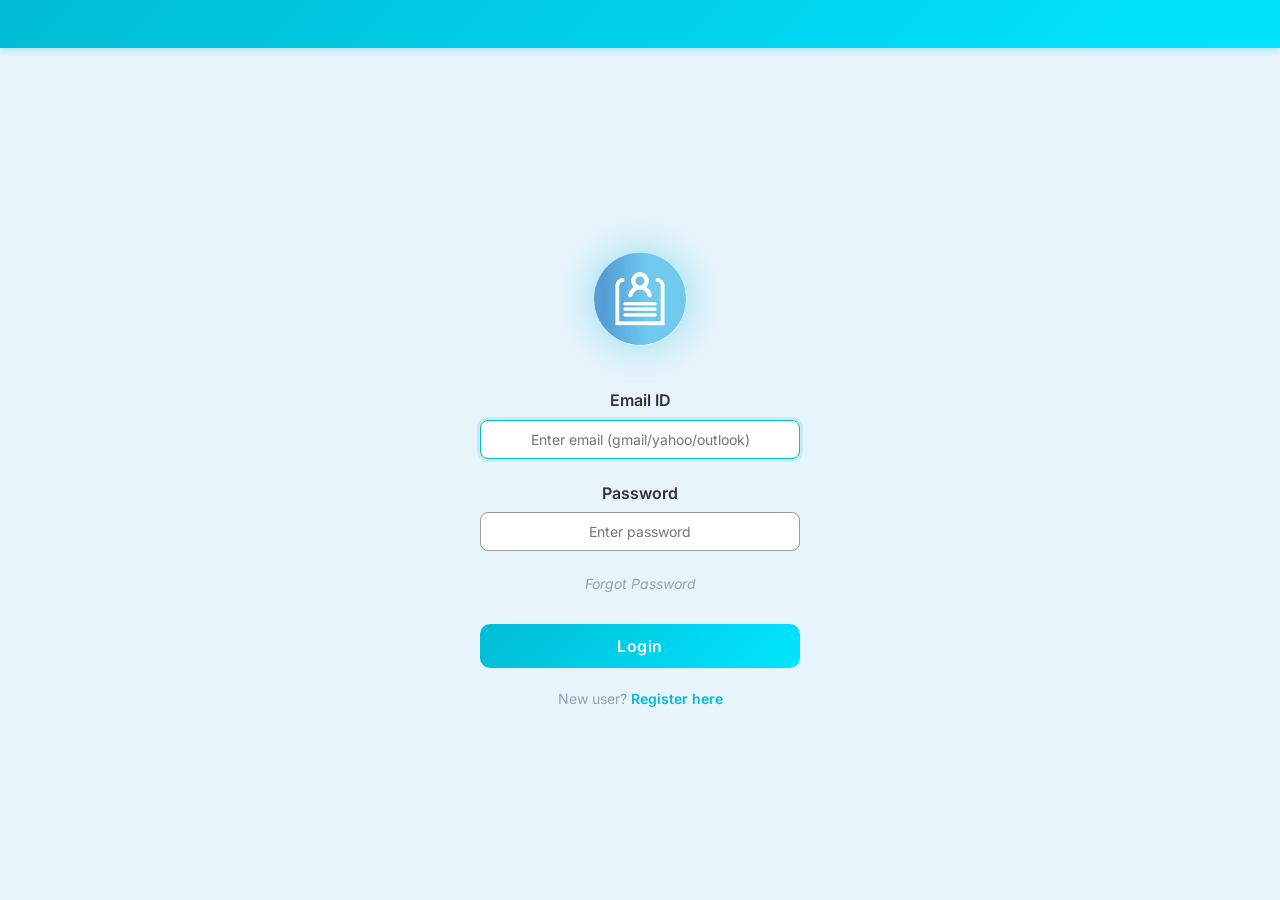
<file: index.html>
<!DOCTYPE html> 
<html lang="en"> 

<head> 
    <meta charset="UTF-8"> 
    <meta name="viewport" content="width=device-width, initial-scale=1.0"> 
    <meta name="description" content="Employee Portal - Login to access the employee management system"> 
    <title>Employee Portal - Login</title> 
    <link rel="stylesheet" href="css/common.css"> 
    <link rel="stylesheet" href="css/login.css"> 
</head> 

<body> 
    <div class="page-wrapper"> 
        <div class="header-bar"></div> 

        <div class="login-container"> 
            <div class="login-card"> 
                <img src="images/logo.png" alt="Employee Portal Logo" class="login-logo" id="login-logo"> 

                <div class="form-group"> 
                    <label for="email-id">Email ID</label> 
                    <input type="email" class="form-input" id="email-id" placeholder="Enter email (gmail/yahoo/outlook)" autocomplete="email"> 
                    <div class="error-message" id="email-error"></div> 
                </div> 

                <div class="form-group"> 
                    <label for="password">Password</label> 
                    <input type="password" class="form-input" id="password" placeholder="Enter password" autocomplete="current-password"> 
                    <div class="error-message" id="password-error"></div> 
                </div> 

                <a href="pages/forgot-password.html" class="forgot-link" id="forgot-password-link">Forgot Password</a> 

                <div class="error-message" id="login-error">Invalid username or password. Please check and re-enter.</div> 

                <button class="btn btn-primary login-btn" id="login-btn">Login</button> 

                <div class="register-link-container"> 
                    <span>New user? </span> 
                    <a href="pages/register.html" class="register-link">Register here</a> 
                </div> 
            </div> 
        </div> 
    </div> 
    <script src="src/common.js?v=2"></script> 
    <script src="src/login.js?v=2"></script> 
</body> 
</html>
</file>
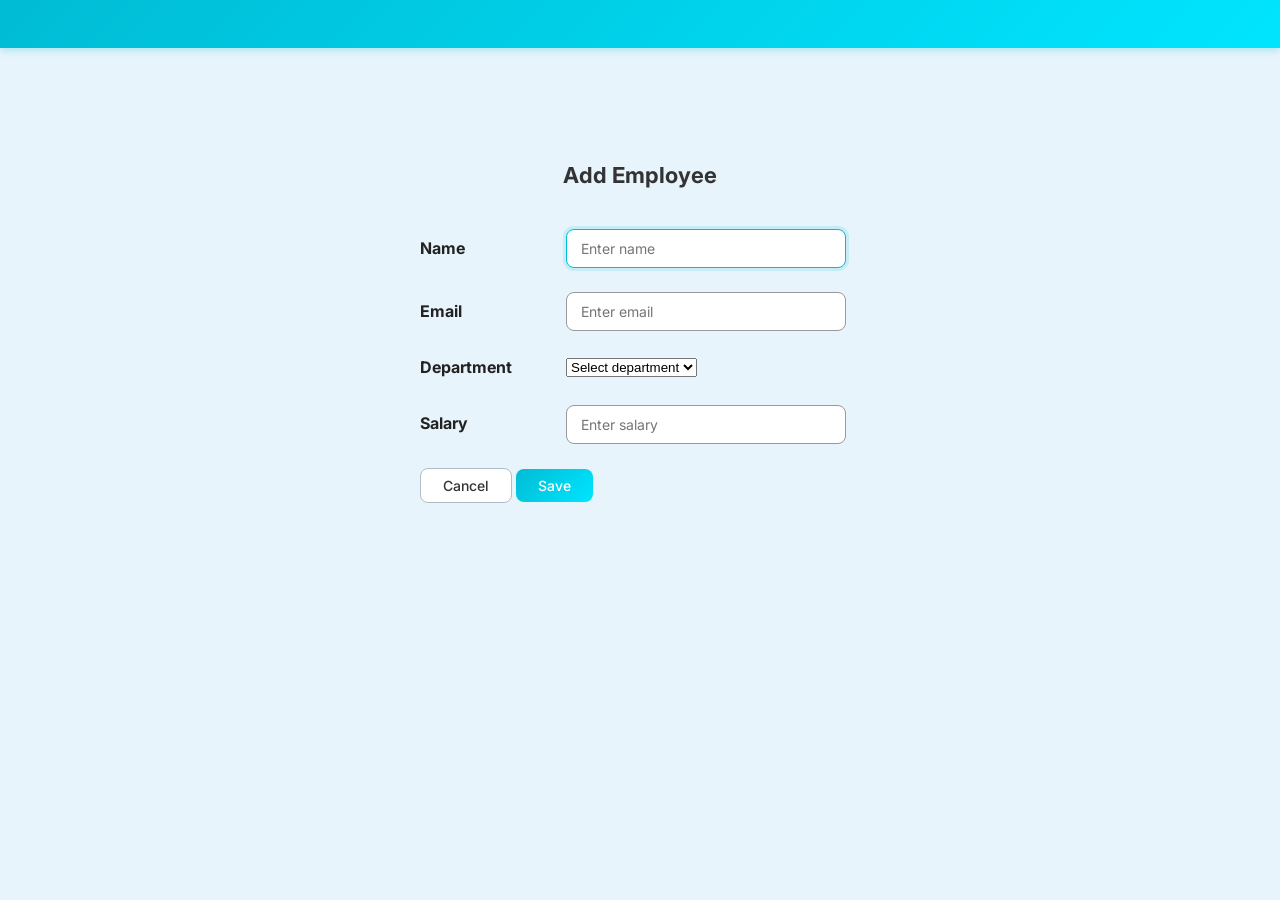
<file: add-record.html>
<!DOCTYPE html>
<html lang="en">
    <head>
        <meta charset="UTF-8">
        <meta name="viewport" content="width=device-width, initial-scale=1.0">
        <title>Employee Record</title>
        <link rel="stylesheet" href="../css/common.css">
        <link rel="stylesheet" href="../css/addRecord.css">
    </head>
    <body>
        <div class="page-wrapper">
            <div class="header-bar"></div>
            <div class="record-container">
                <div class="record-card fade-in">
                    <h2 id="form-title">Add Employee</h2>

                    <div class="form-group horizontal">
                        <label for="emp-name">Name</label>
                        <input type="text" class="form-input" id="emp-name" placeholder="Enter name">
                    </div>

                    <div class="form-group horizontal">
                        <label for="emp-email">Email</label>
                        <input type="email" class="form-input" id="emp-email" placeholder="Enter email">
                    </div>

                    <div class="form-group horizontal">
                        <label for="emp-dept">Department</label>
                        <select clas="form-select" id="emp-dept">
                            <option value="" disabled selected>Select department</option>
                            <option value="Engineering">Engineering</option>
                            <option value="Marketing">Marketing</option>
                            <option value="HR">HR</option>
                            <option value="Finance">Finance</option>
                        </select>
                    </div>

                    <div class="form-group horizontal">
                        <label for="emp-salary">Salary</label>
                        <input type="text" class="form-input" id="emp-salary" placeholder="Enter salary">
                    </div>

                    <div class="error-message" id="record-error"></div>

                    <div class="record-action">
                        <button class="btn" id="cancel-btn">Cancel</button>
                        <button class="btn btn-primary" id="save-btn">Save</button>
                    </div>

                </div>
            </div>
        </div>
        <script src="../src/common.js"></script>
        <script src="../src/add-record.js"></script>
    </body>
</html>
</file>
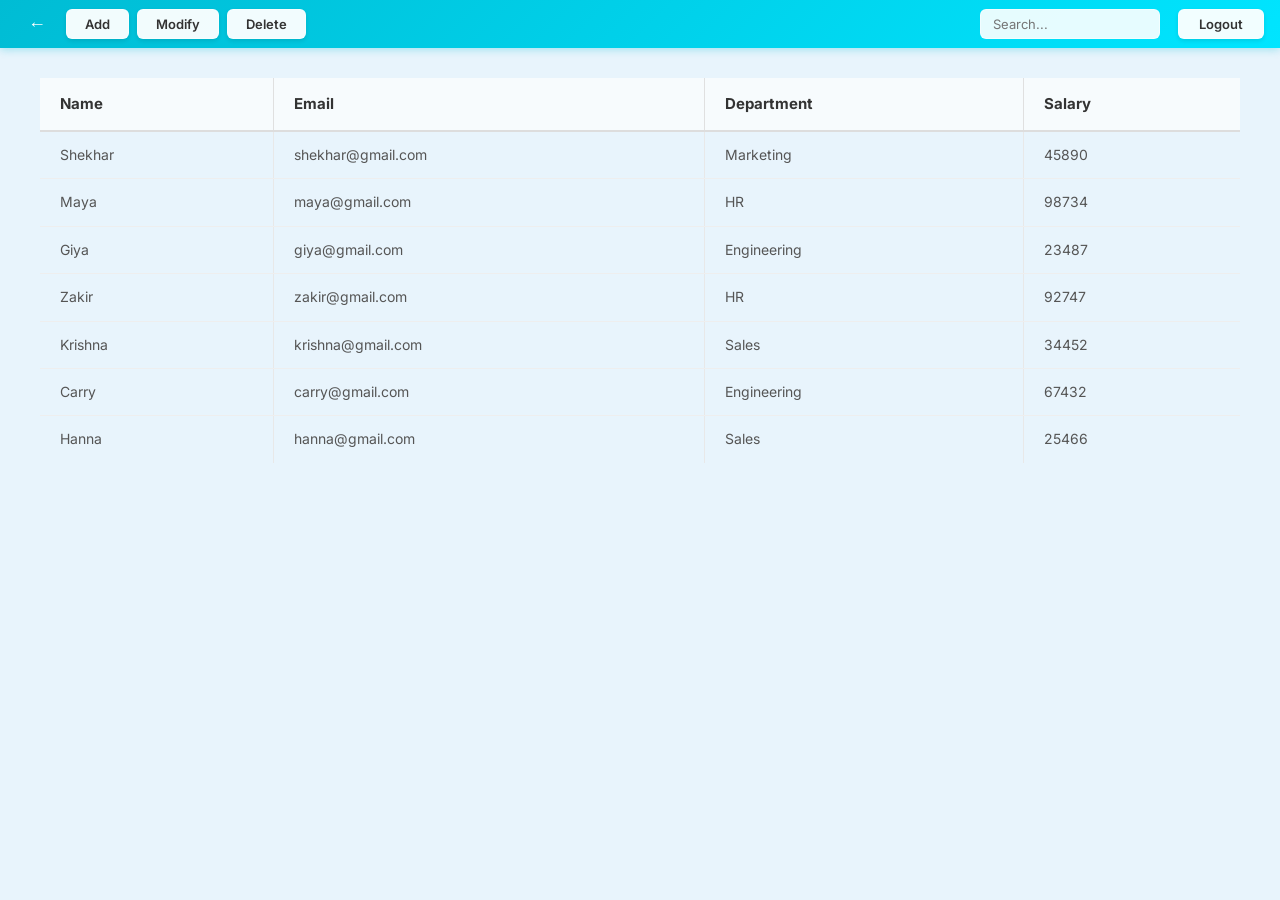
<file: dashboard.html>
<!DOCTYPE html>
<html lang="en">
    <head>
        <meta charset="UTF-8">
        <meta name="viewport" content="width=device-width, initial-scale=1.0"> 
        <title>Dashboard</title>
        <link rel="stylesheet" href="../css/common.css">
        <link rel="stylesheet" href="../css/dashboard.css">
    </head>
    <body>
        <div class="page-wrapper"> 
        <div class="header-bar dashboard-header"> 
           <div class="left-group"> 
               <button class="btn-icon" id="back-btn" title="Go Back">&#8592;</button> 
               <button class="btn" id="add-btn">Add</button> 
               <button class="btn" id="modify-btn">Modify</button> 
               <button class="btn" id="delete-btn">Delete</button> 
           </div> 

            <div class="right-group"> 
               <div class="search-box"> 
                   <input type="text" id="search-input" placeholder="Search..." autocomplete="off"> 
                   <label for="search-input"></label> 
               </div> 
               <button class="btn logout-btn" id="logout-btn">Logout</button> 
           </div> 
       </div> 

        <div class="table-container"> 
           <table class="employee-table" id="employee-table"> 
               <thead> 
                   <tr> 
                       <th>Name</th> 
                       <th>Email</th> 
                       <th>Department</th> 
                       <th>Salary</th> 
                   </tr> 
               </thead> 
               <tbody id="employee-tbody">
                 </tbody> 
           </table> 
           <div class="empty-state" id="empty-state" style="display: none;"> 
               No employee records found. 
           </div> 
       </div> 
   </div> 
 
   <script src="../src/common.js"></script> 
   <script src="../src/dashboard.js"></script> 
</body> 
</html>
</file>
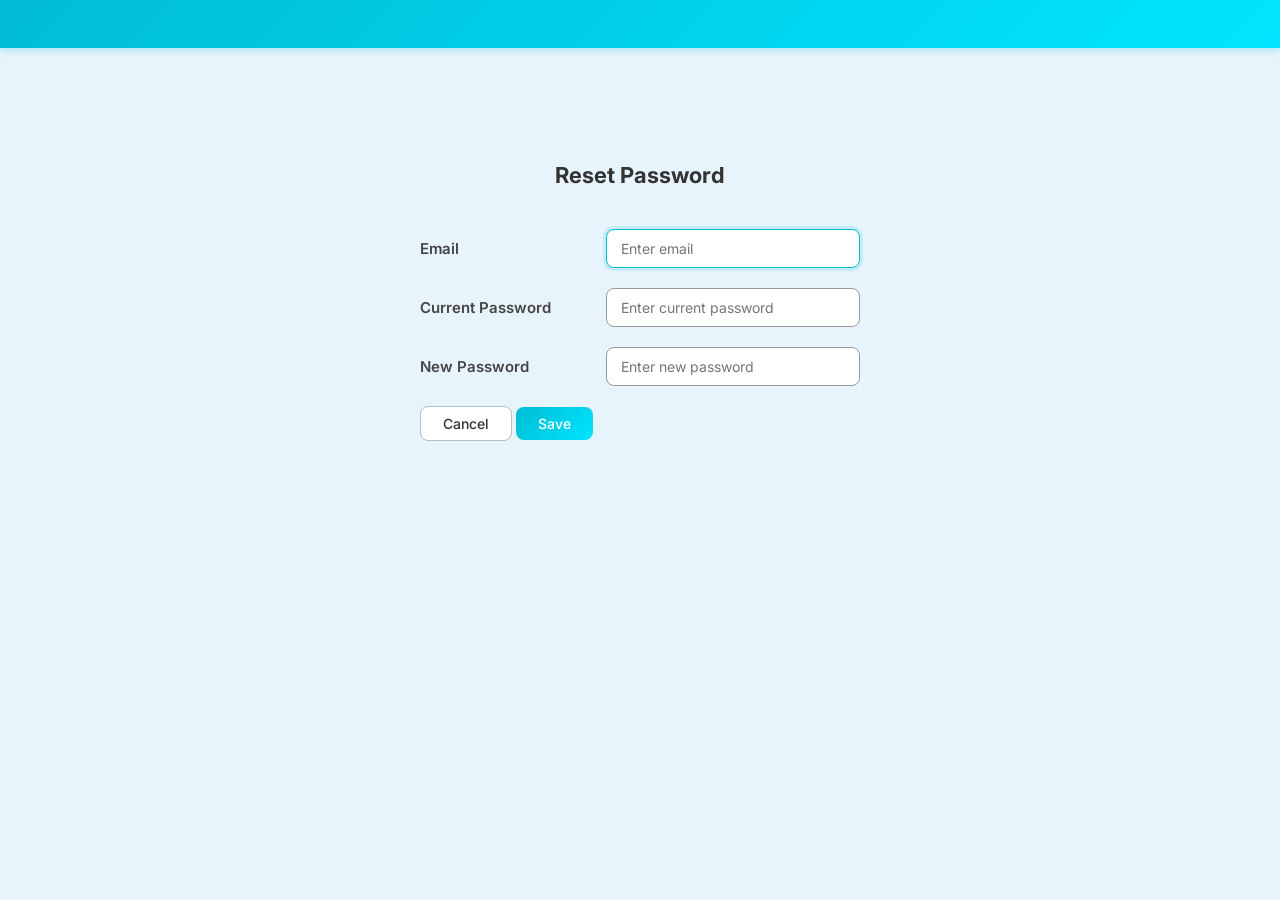
<file: forgot-password.html>
<!DOCTYPE html>
<html lang="en">
    <head>
        <meta charset="UTF-8">
        <meta name="viewport" content="width=device-width, initial-scale=1.0">
        <title>Reset Password</title>
        <link rel="stylesheet" href="../css/common.css">
        <link rel="stylesheet" href="../css/forgotPassword.css";>
    </head>
    <body>
        <div class="page-wrapper">
            <div class="header-bar"></div>

            <div class="forgot-container">
                <div class="forgot-card fade-in">
                    <h2>Reset Password</h2>

                    <div class="form-group horizontal">
                        <label for="email">Email</label>
                        <input type="email" class="form-input" id="email" placeholder="Enter email">
                    </div>

                    <div class="form-group horizontal">
                        <label for="current-password">Current Password</label>
                        <input type="password" class="form-input" id="current-password" placeholder="Enter current password">
                    </div>

                    <div class="form-group horizontal">
                        <label for="new-password">New Password</label>
                        <input type="password" class="form-input" id="new-password" placeholder="Enter new password">
                    </div>

                    <div class="error-message" id="forgot-error"></div>

                    <div class="forgot-action">
                        <button class="btn" id="cancel-btn">Cancel</button>
                        <button class="btn btn-primary" id="save-btn">Save</button>
                    </div>
                </div>
            </div>
        </div>
        <script src="../src/common.js"></script>
        <script src="../src/forgot_password.js"></script>
    </body>
</html>
</file>
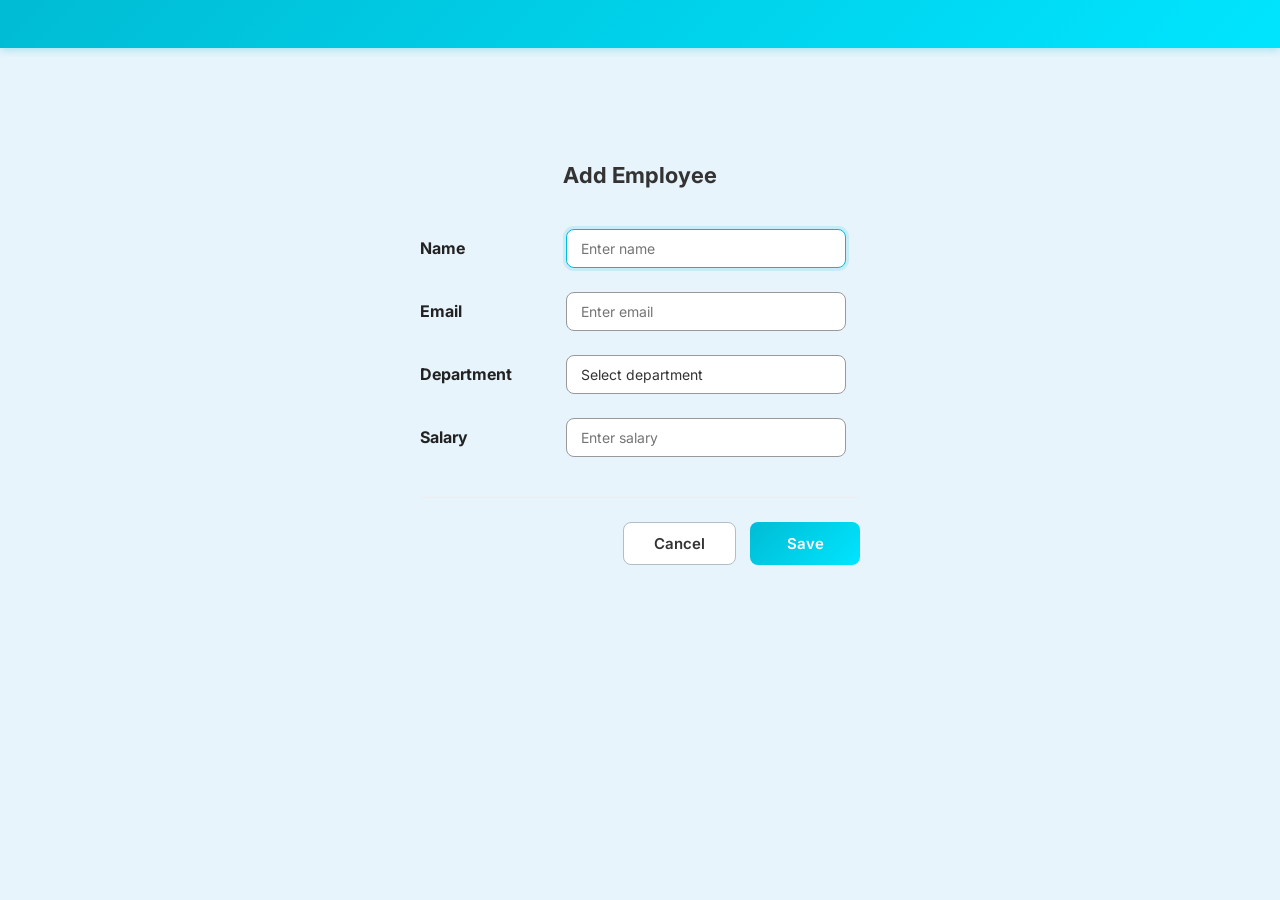
<file: pages/add-record.html>
<!DOCTYPE html>
<html lang="en">
    <head>
        <meta charset="UTF-8">
        <meta name="viewport" content="width=device-width, initial-scale=1.0">
        <title>Employee Record</title>
        <link rel="stylesheet" href="../css/common.css">
        <link rel="stylesheet" href="../css/addRecord.css">
    </head>
    <body>
        <div class="page-wrapper">
            <div class="header-bar"></div>
            <div class="record-container">
                <div class="record-card fade-in">
                    <h2 id="form-title">Add Employee</h2>

                    <div class="form-group horizontal">
                        <label for="emp-name">Name</label>
                        <input type="text" class="form-input" id="emp-name" placeholder="Enter name">
                    </div>

                    <div class="form-group horizontal">
                        <label for="emp-email">Email</label>
                        <input type="email" class="form-input" id="emp-email" placeholder="Enter email">
                    </div>

                    <div class="form-group horizontal">
                        <label for="emp-dept">Department</label>
                        <select class="form-select" id="emp-dept">
                            <option value="" disabled selected>Select department</option>
                            <option value="Engineering">Engineering</option>
                            <option value="Marketing">Marketing</option>
                            <option value="HR">HR</option>
                            <option value="Finance">Finance</option>
                        </select>
                    </div>

                    <div class="form-group horizontal">
                        <label for="emp-salary">Salary</label>
                        <input type="text" class="form-input" id="emp-salary" placeholder="Enter salary">
                    </div>

                    <div class="error-message" id="record-error"></div>

                    <div class="record-actions">
                        <button class="btn" id="cancel-btn">Cancel</button>
                        <button class="btn btn-primary" id="save-btn">Save</button>
                    </div>

                </div>
            </div>
        </div>
        <script src="../src/common.js"></script>
        <script src="../src/add-record.js"></script>
    </body>
</html>
</file>
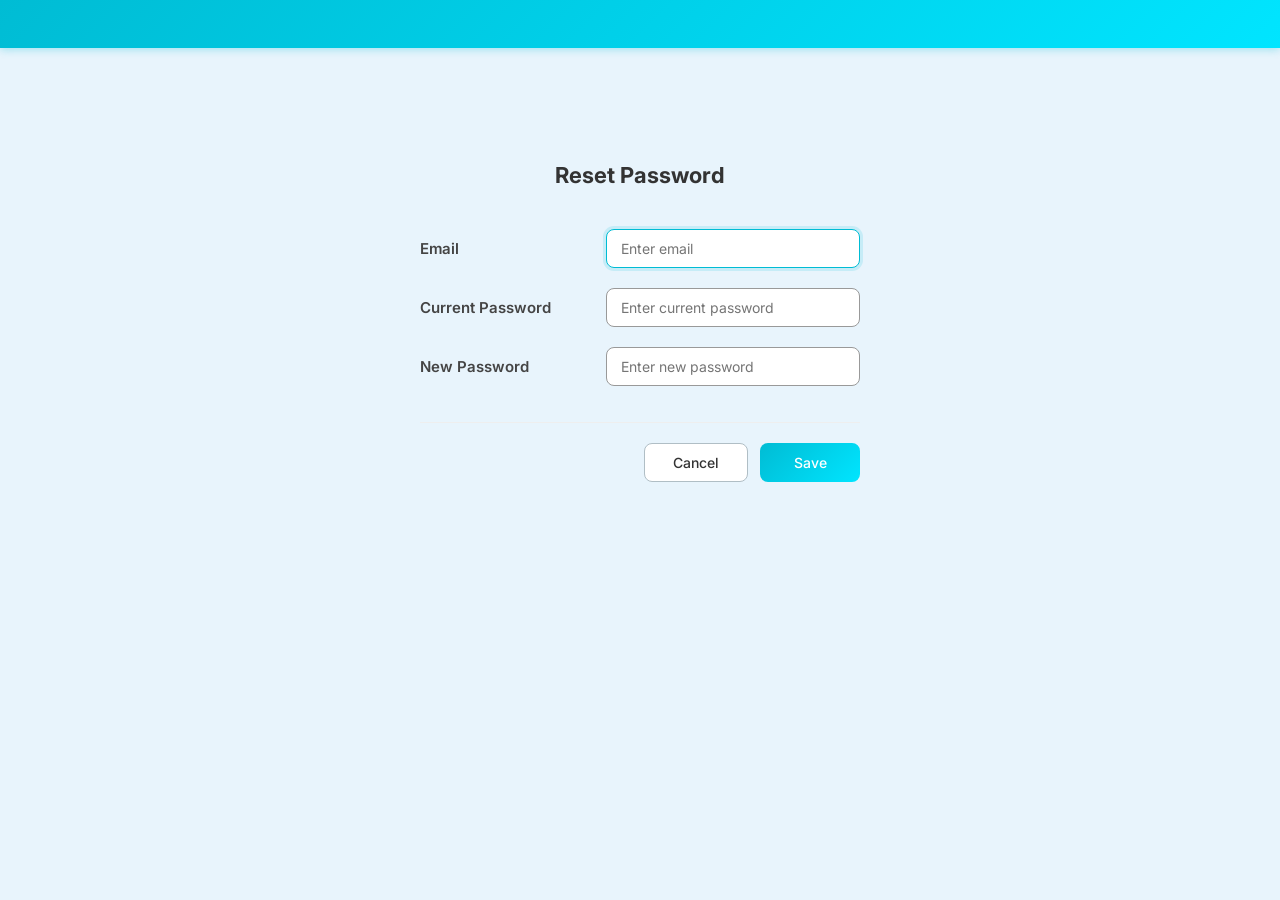
<file: pages/forgot-password.html>
<!DOCTYPE html>
<html lang="en">
    <head>
        <meta charset="UTF-8">
        <meta name="viewport" content="width=device-width, initial-scale=1.0">
        <title>Reset Password</title>
        <link rel="stylesheet" href="../css/common.css">
        <link rel="stylesheet" href="../css/forgotPassword.css">
    </head>
    <body>
        <div class="page-wrapper">
            <div class="header-bar"></div>

            <div class="forgot-container">
                <div class="forgot-card fade-in">
                    <h2>Reset Password</h2>

                    <div class="form-group horizontal">
                        <label for="email">Email</label>
                        <input type="email" class="form-input" id="email" placeholder="Enter email">
                    </div>

                    <div class="form-group horizontal">
                        <label for="current-password">Current Password</label>
                        <input type="password" class="form-input" id="current-password" placeholder="Enter current password">
                    </div>

                    <div class="form-group horizontal">
                        <label for="new-password">New Password</label>
                        <input type="password" class="form-input" id="new-password" placeholder="Enter new password">
                    </div>

                    <div class="error-message" id="forgot-error"></div>

                    <div class="error-message" id="new-password-error"></div>

                    <div class="forgot-actions">
                        <button class="btn" id="cancel-btn">Cancel</button>
                        <button class="btn btn-primary" id="save-btn">Save</button>
                    </div>
                </div>
            </div>
        </div>
        <script src="../src/common.js"></script>
        <script src="../src/forgot_password.js"></script>
    </body>
</html>
</file>
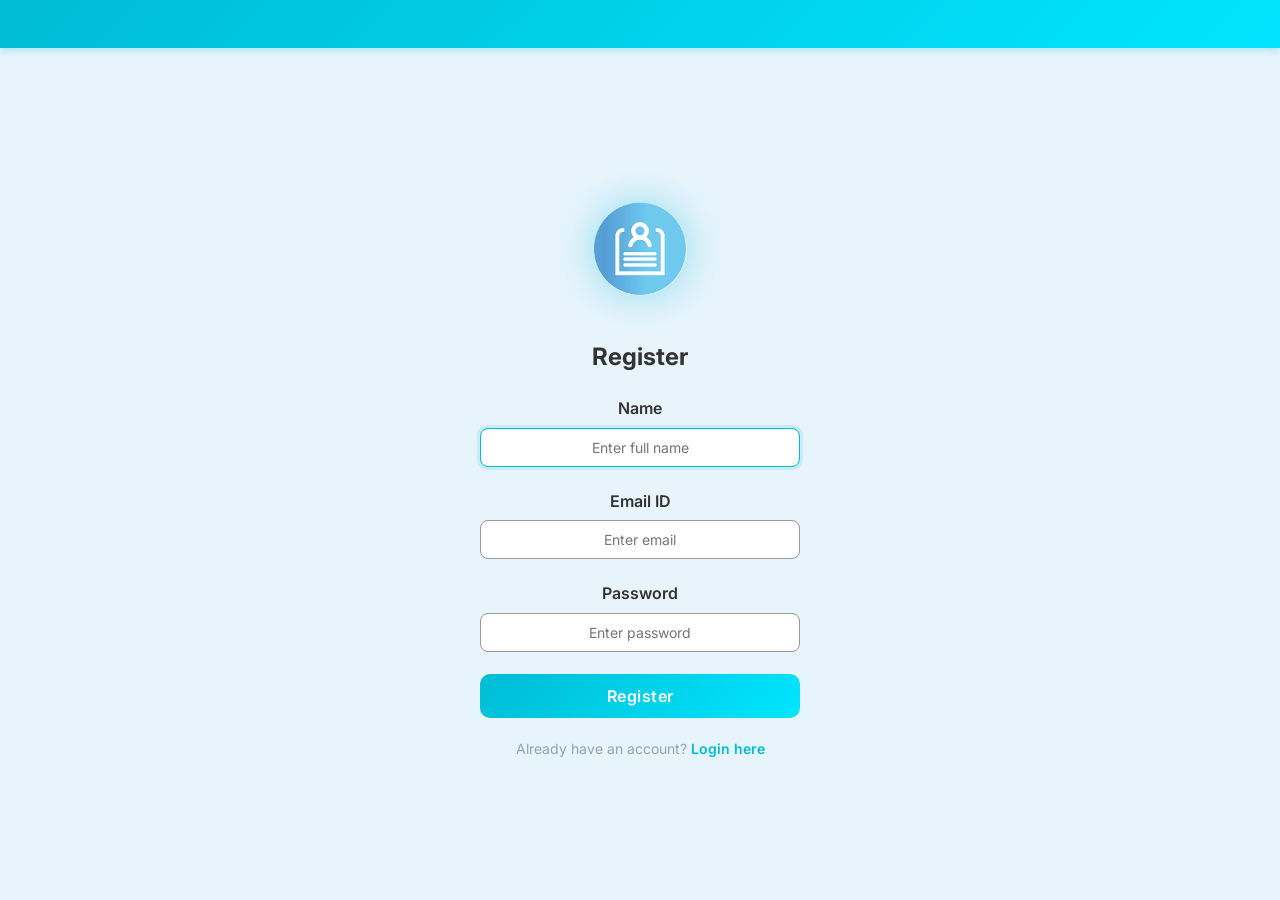
<file: pages/register.html>
<!DOCTYPE html> 
<html lang="en"> 
<head> 
   <meta charset="UTF-8"> 
   <meta name="viewport" content="width=device-width, initial-scale=1.0"> 
   <meta name="description" content="Employee Portal - Register a new account"> 
   <title>Employee Portal - Register</title> 
   <link rel="stylesheet" href="../css/common.css"> 
   <link rel="stylesheet" href="../css/login.css"> 
</head> 
<body> 
   <div class="page-wrapper"> 
       <!-- Header Bar --> 
       <div class="header-bar"></div> 
 
       <!-- Register Content --> 
       <div class="login-container"> 
           <div class="login-card"> 
               <!-- Logo --> 
               <img src="../images/logo.png" alt="Employee Portal Logo" class="login-logo" id="login-logo"> 
               <h2 style="margin-bottom: 20px; color: #333;">Register</h2> 
 
               <div class="form-group"> 
                   <label for="name">Name</label> 
                   <input type="text" class="form-input" id="name" placeholder="Enter full name"> 
                   <div class="error-message" id="name-error"></div> 
               </div> 
 
               <div class="form-group"> 
                   <label for="email-id">Email ID</label> 
                   <input type="email" class="form-input" id="email-id" placeholder="Enter email"> 
                   <div class="error-message" id="email-error"></div> 
               </div> 
 
               <div class="form-group"> 
                   <label for="password">Password</label> 
                   <input type="password" class="form-input" id="password" placeholder="Enter password"> 
                   <div class="error-message" id="password-error"></div> 
               </div> 
 
               <!-- Error Message --> 
               <div class="error-message" id="register-error"></div> 
 
               <!-- Register Button --> 
               <button class="btn btn-primary login-btn" id="register-btn">Register</button> 
 
               <!-- Login Link --> 
               <div class="register-link-container"> 
                   <span>Already have an account? </span> 
                   <a href="../index.html" class="register-link">Login here</a> 
               </div> 
           </div> 
       </div> 
   </div> 
    <script src="../src/common.js?v=2"></script> 
    <script src="../src/register.js?v=2"></script> 
</body> 
</html>
</file>
<file: css/common.css>
/* ===== Google Font ===== */ 
@import url('https://fonts.googleapis.com/css2?family=Inter:wght@400;500;600;700&display=swap'); 
 
/* ===== CSS Reset & Base ===== */ 
*, 
*::before, 
*::after { 
   margin: 0; 
   padding: 0; 
   box-sizing: border-box; 
} 
 
html, body { 
   height: 100%; 
   font-family: 'Inter', sans-serif; 
   background-color: #e8f4fc; 
   color: #333; 
   line-height: 1.6; 
} 
 
/* ===== Header Bar ===== */ 
.header-bar { 
   width: 100%; 
   height: 48px; 
   background: linear-gradient(135deg, #00bcd4, #00e5ff); 
   display: flex; 
   align-items: center; 
   justify-content: space-between; 
   padding: 0 16px; 
   box-shadow: 0 2px 8px rgba(0, 188, 212, 0.3); 
   position: relative; 
   z-index: 10; 
} 
 
.header-bar .left-group { 
   display: flex; 
   align-items: center; 
   gap: 8px; 
} 
 
.header-bar .right-group { 
   display: flex; 
   align-items: center; 
   gap: 10px; 
} 
 
/* ===== Button Base ===== */ 
.btn { 
   display: inline-flex; 
   align-items: center; 
   justify-content: center; 
   padding: 8px 22px; 
   font-family: 'Inter', sans-serif; 
   font-size: 14px; 
   font-weight: 500; 
   border: 1.5px solid #b0bec5; 
   border-radius: 8px; 
   background: #ffffff; 
   color: #333; 
   cursor: pointer; 
   transition: all 0.2s ease; 
   user-select: none; 
} 
 
.btn:hover { 
   background: #f0f0f0; 
   border-color: #90a4ae; 
   box-shadow: 0 2px 6px rgba(0, 0, 0, 0.08); 
} 
 
.btn:active { 
   transform: scale(0.97); 
} 
 
.btn-primary { 
   background: linear-gradient(135deg, #00bcd4, #00e5ff); 
   color: #fff; 
   border: none; 
} 
 
.btn-primary:hover { 
   background: linear-gradient(135deg, #00acc1, #00d4e8); 
   box-shadow: 0 4px 12px rgba(0, 188, 212, 0.35); 
} 
 
.btn-icon { 
   padding: 6px 12px; 
   font-size: 18px; 
   background: transparent; 
   border: none; 
   color: #fff; 
   cursor: pointer; 
   transition: transform 0.2s ease; 
} 
 
.btn-icon:hover { 
   transform: scale(1.15); 
} 
 
/* ===== Form Fields ===== */ 
.form-group { 
   display: flex; 
   flex-direction: column; 
   gap: 6px; 
   margin-bottom: 20px; 
} 
 
.form-group.horizontal { 
   flex-direction: row; 
   align-items: center; 
   gap: 16px; 
} 
 
.form-group label { 
   font-size: 15px; 
   font-weight: 600; 
   color: #444; 
   min-width: 150px; 
} 
 
.form-input { 
   padding: 10px 14px; 
   font-family: 'Inter', sans-serif; 
   font-size: 14px; 
   border: 1.5px solid #999; 
   border-radius: 8px; 
   background: #fff; 
   color: #333; 
   outline: none; 
   transition: border-color 0.25s ease, box-shadow 0.25s ease; 
   width: 100%; 
   max-width: 320px; 
} 
 
.form-input:focus { 
   border-color: #00bcd4; 
   box-shadow: 0 0 0 3px rgba(0, 188, 212, 0.15); 
} 
 
.form-select { 
   padding: 10px 14px; 
   font-family: 'Inter', sans-serif; 
   font-size: 14px; 
   border: 1.5px solid #999; 
   border-radius: 8px; 
   background: #fff; 
   color: #333; 
   outline: none; 
   cursor: pointer; 
   transition: border-color 0.25s ease, box-shadow 0.25s ease; 
   width: 100%; 
   max-width: 320px; 
   appearance: none; 
   -webkit-appearance: none; 
   background-repeat: no-repeat; 
   background-position: right 12px center; 
} 
 
.form-select:focus { 
   border-color: #00bcd4; 
   box-shadow: 0 0 0 3px rgba(0, 188, 212, 0.15); 
} 
 
/* ===== Toast Notification ===== */ 
.toast-container { 
   position: fixed; 
   bottom: 30px; 
   left: 50%; 
   transform: translateX(-50%); 
   z-index: 9999; 
   pointer-events: none; 
} 
 
.toast { 
   background: linear-gradient(135deg, #00bcd4, #00acc1); 
   color: #fff; 
   padding: 14px 28px; 
   border-radius: 10px; 
   font-size: 14px; 
   font-weight: 500; 
   box-shadow: 0 8px 24px rgba(0, 188, 212, 0.35); 
   opacity: 0; 
   transform: translateY(20px); 
   transition: all 0.4s cubic-bezier(0.22, 1, 0.36, 1); 
   pointer-events: auto; 
} 
 
.toast.show { 
   opacity: 1; 
   transform: translateY(0); 
} 
 
.toast.error { 
   background: linear-gradient(135deg, #ef5350, #e53935); 
   box-shadow: 0 8px 24px rgba(239, 83, 80, 0.35); 
} 
 
/* ===== Error Message ===== */ 
.error-message { 
   color: #e53935; 
   font-size: 13px; 
   font-weight: 500; 
   margin-top: 4px; 
   display: none; 
   animation: shakeIn 0.4s ease; 
} 
 
.error-message.visible { 
   display: block; 
} 
 
@keyframes shakeIn { 
   0%, 100% { transform: translateX(0); } 
   20% { transform: translateX(-6px); } 
   40% { transform: translateX(6px); } 
   60% { transform: translateX(-4px); } 
   80% { transform: translateX(4px); } 
} 
 
/* ===== Link Styles ===== */ 
.link { 
   color: #78909c; 
   font-size: 14px; 
   text-decoration: none; 
   cursor: pointer; 
   transition: color 0.2s ease; 
} 
 
.link:hover { 
   color: #00bcd4; 
   text-decoration: underline; 
} 
 
/* ===== Utility ===== */ 
.page-wrapper { 
   min-height: 100vh; 
   display: flex; 
   flex-direction: column; 
} 
 
.content-area { 
   flex: 1; 
   padding: 30px 40px; 
} 
 
/* ===== Footer Bar ===== */ 
.footer-bar { 
   width: 100%; 
   height: 40px; 
   background: linear-gradient(135deg, #00bcd4, #00e5ff); 
   box-shadow: 0 -2px 8px rgba(0, 188, 212, 0.3); 
} 
 
/* ===== Fade In Animation ===== */ 
@keyframes fadeInUp { 
   from { 
       opacity: 0; 
       transform: translateY(20px); 
   } 
   to { 
       opacity: 1; 
       transform: translateY(0); 
   } 
} 
 
.fade-in { 
   animation: fadeInUp 0.5s ease forwards; 
}
</file>
<file: css/login.css>
.login-container { 
   flex: 1; 
   display: flex; 
   align-items: center; 
   justify-content: center; 
   padding: 40px 20px; 
} 
 
.login-card { 
   padding: 50px 60px; 
   text-align: center; 
   animation: fadeInUp 0.6s ease forwards; 
   width: 100%; 
   max-width: 440px; 
} 
 
.login-logo { 
   width: 120px; 
   height: 120px; 
   margin: 0 auto 30px auto; 
   display: block; 
   filter: drop-shadow(0 0 20px rgba(0, 188, 212, 0.4)); 
   transition: filter 0.3s ease; 
} 
 
.login-logo:hover { 
   filter: drop-shadow(0 0 30px rgba(0, 188, 212, 0.6)); 
} 
 
.login-card .form-group { 
   align-items: center; 
   margin-bottom: 22px; 
} 
 
.login-card .form-group label { 
   font-size: 16px; 
   font-weight: 600; 
   color: #333; 
   text-align: center; 
} 
 
.login-card .form-input { 
   max-width: 100%; 
   text-align: center; 
} 
 
.login-card .forgot-link { 
   display: block; 
   margin-top: 6px; 
   margin-bottom: 28px; 
   color: #90a4ae; 
   font-size: 14px; 
   font-style: italic; 
   text-decoration: none; 
   transition: color 0.2s ease; 
} 
 
.login-card .forgot-link:hover { 
   color: #00bcd4; 
   text-decoration: underline; 
} 
 
.login-card .error-message { 
   text-align: center; 
   margin-bottom: 12px; 
} 
 
.login-btn { 
   width: 100%; 
   padding: 12px; 
   font-size: 16px; 
   font-weight: 600; 
   border-radius: 10px; 
   letter-spacing: 0.5px; 
} 
 
.register-link-container { 
   margin-top: 20px; 
   font-size: 14px; 
   color: #90a4ae; 
} 
 
.register-link { 
   color: #00bcd4; 
   text-decoration: none; 
   font-weight: 600; 
   transition: color 0.2s ease; 
} 
 
.register-link:hover { 
   color: #0097a7; 
   text-decoration: underline; 
}
</file>
<file: css/addRecord.css>
/* ===== Add/Modify Record Page Styles ===== */ 
 
.record-container { 
   flex: 1; 
   display: flex; 
   align-items: flex-start; 
   justify-content: center; 
   padding: 60px 40px; 
} 
 
.record-card { 
   padding: 50px 60px; 
   animation: fadeInUp 0.6s ease forwards; 
   width: 100%; 
   max-width: 560px; 
} 
 
.record-card h2 { 
   font-size: 22px; 
   font-weight: 700; 
   color: #333; 
   margin-bottom: 36px; 
   text-align: center; 
} 
 
.record-card .form-group.horizontal { 
   margin-bottom: 24px; 
} 
 
.record-card .form-group.horizontal label { 
   min-width: 130px; 
   font-size: 16px; 
   font-weight: 700; 
   color: #222; 
} 
 
.record-card .form-input, 
.record-card .form-select { 
   flex: 1; 
   max-width: 280px; 
} 
 
.record-actions { 
   display: flex; 
   justify-content: flex-end; 
   gap: 14px; 
   margin-top: 40px; 
   padding-top: 24px; 
   border-top: 1px solid #eee; 
} 
 
.record-actions .btn { 
   min-width: 110px; 
   padding: 11px 30px; 
   font-size: 15px; 
   font-weight: 600; 
}
</file>
<file: css/dashboard.css>
/* ===== Dashboard Page Styles ===== */ 
 
.dashboard-header .left-group .btn { 
   background: rgba(255, 255, 255, 0.95); 
   color: #333; 
   padding: 6px 18px; 
   font-size: 13px; 
   font-weight: 600; 
   border: 1px solid rgba(255, 255, 255, 0.4); 
   border-radius: 6px; 
   box-shadow: 0 2px 4px rgba(0, 0, 0, 0.1); 
} 
 
.dashboard-header .left-group .btn:hover { 
   background: #ffffff; 
   box-shadow: 0 3px 8px rgba(0, 0, 0, 0.15); 
} 
 
.dashboard-header .right-group { 
   gap: 10px; 
} 
 
.search-box { 
   display: flex; 
   align-items: center; 
   gap: 8px; 
} 
 
.search-box input { 
   padding: 6px 12px; 
   font-family: 'Inter', sans-serif; 
   font-size: 13px; 
   border: 1.5px solid rgba(255, 255, 255, 0.5); 
   border-radius: 6px; 
   background: rgba(255, 255, 255, 0.9); 
   color: #333; 
   outline: none; 
   width: 180px; 
   transition: all 0.25s ease; 
} 
 
.search-box input:focus { 
   border-color: #fff; 
   background: #fff; 
   box-shadow: 0 0 0 3px rgba(255, 255, 255, 0.25); 
} 
 
.search-box label { 
   color: #fff; 
   font-size: 13px; 
   font-weight: 600; 
} 
 
.logout-btn { 
   background: rgba(255, 255, 255, 0.95) !important; 
   color: #333 !important; 
   padding: 6px 20px !important; 
   font-size: 13px !important; 
   font-weight: 600 !important; 
   border: 1px solid rgba(255, 255, 255, 0.4) !important; 
   border-radius: 6px !important; 
   box-shadow: 0 2px 4px rgba(0, 0, 0, 0.1); 
} 
 
.logout-btn:hover { 
   background: #ffffff !important; 
   box-shadow: 0 3px 8px rgba(0, 0, 0, 0.15) !important; 
} 
 
/* ===== Table ===== */ 
.table-container { 
   padding: 30px 40px; 
   animation: fadeInUp 0.5s ease forwards; 
} 
 
.employee-table { 
   width: 100%; 
   border-collapse: collapse; 
   overflow: hidden; 
} 
 
.employee-table thead { 
   background: #f7fbfd; 
} 
 
.employee-table th { 
   padding: 14px 20px; 
   text-align: left; 
   font-size: 15px; 
   font-weight: 700; 
   color: #333; 
   border-bottom: 2px solid #ddd; 
   border-right: 1px solid #e0e0e0; 
} 
 
.employee-table th:last-child { 
   border-right: none; 
} 
 
.employee-table td { 
   padding: 12px 20px; 
   font-size: 14px; 
   color: #555; 
   border-bottom: 1px solid #eee; 
   border-right: 1px solid #e8e8e8; 
} 
 
.employee-table td:last-child { 
   border-right: none; 
} 
 
.employee-table tbody tr { 
   cursor: pointer; 
   transition: background 0.2s ease; 
} 
 
.employee-table tbody tr:hover { 
   background: #f0f9fa; 
} 
 
.employee-table tbody tr.selected { 
   background: #e0f7fa; 
   box-shadow: inset 4px 0 0 #00bcd4; 
} 
 
.employee-table tbody tr:last-child td { 
   border-bottom: none; 
} 
 
/* Empty state */ 
.empty-state { 
   text-align: center; 
   padding: 60px 20px; 
   color: #999; 
   font-size: 15px; 
   font-style: italic; 
}
</file>
<file: css/forgotPassword.css>
/* ===== Forgot Password Page Styles ===== */ 
 
.forgot-container { 
   flex: 1; 
   display: flex; 
   align-items: flex-start; 
   justify-content: center; 
   padding: 60px 40px; 
} 
 
.forgot-card { 
   padding: 50px 60px; 
   animation: fadeInUp 0.6s ease forwards; 
   width: 100%; 
   max-width: 560px; 
} 
 
.forgot-card h2 { 
   font-size: 22px; 
   font-weight: 700; 
   color: #333; 
   margin-bottom: 36px; 
   text-align: center; 
} 
 
.forgot-card .form-group.horizontal label { 
   min-width: 170px; 
   font-size: 15px; 
} 
 
.forgot-card .form-input { 
   flex: 1; 
   max-width: 280px; 
} 
 
.forgot-actions { 
   display: flex; 
   justify-content: flex-end; 
   gap: 12px; 
   margin-top: 36px; 
   padding-top: 20px; 
   border-top: 1px solid #eee; 
} 
 
.forgot-actions .btn { 
   min-width: 100px; 
   padding: 10px 28px; 
}
</file>
